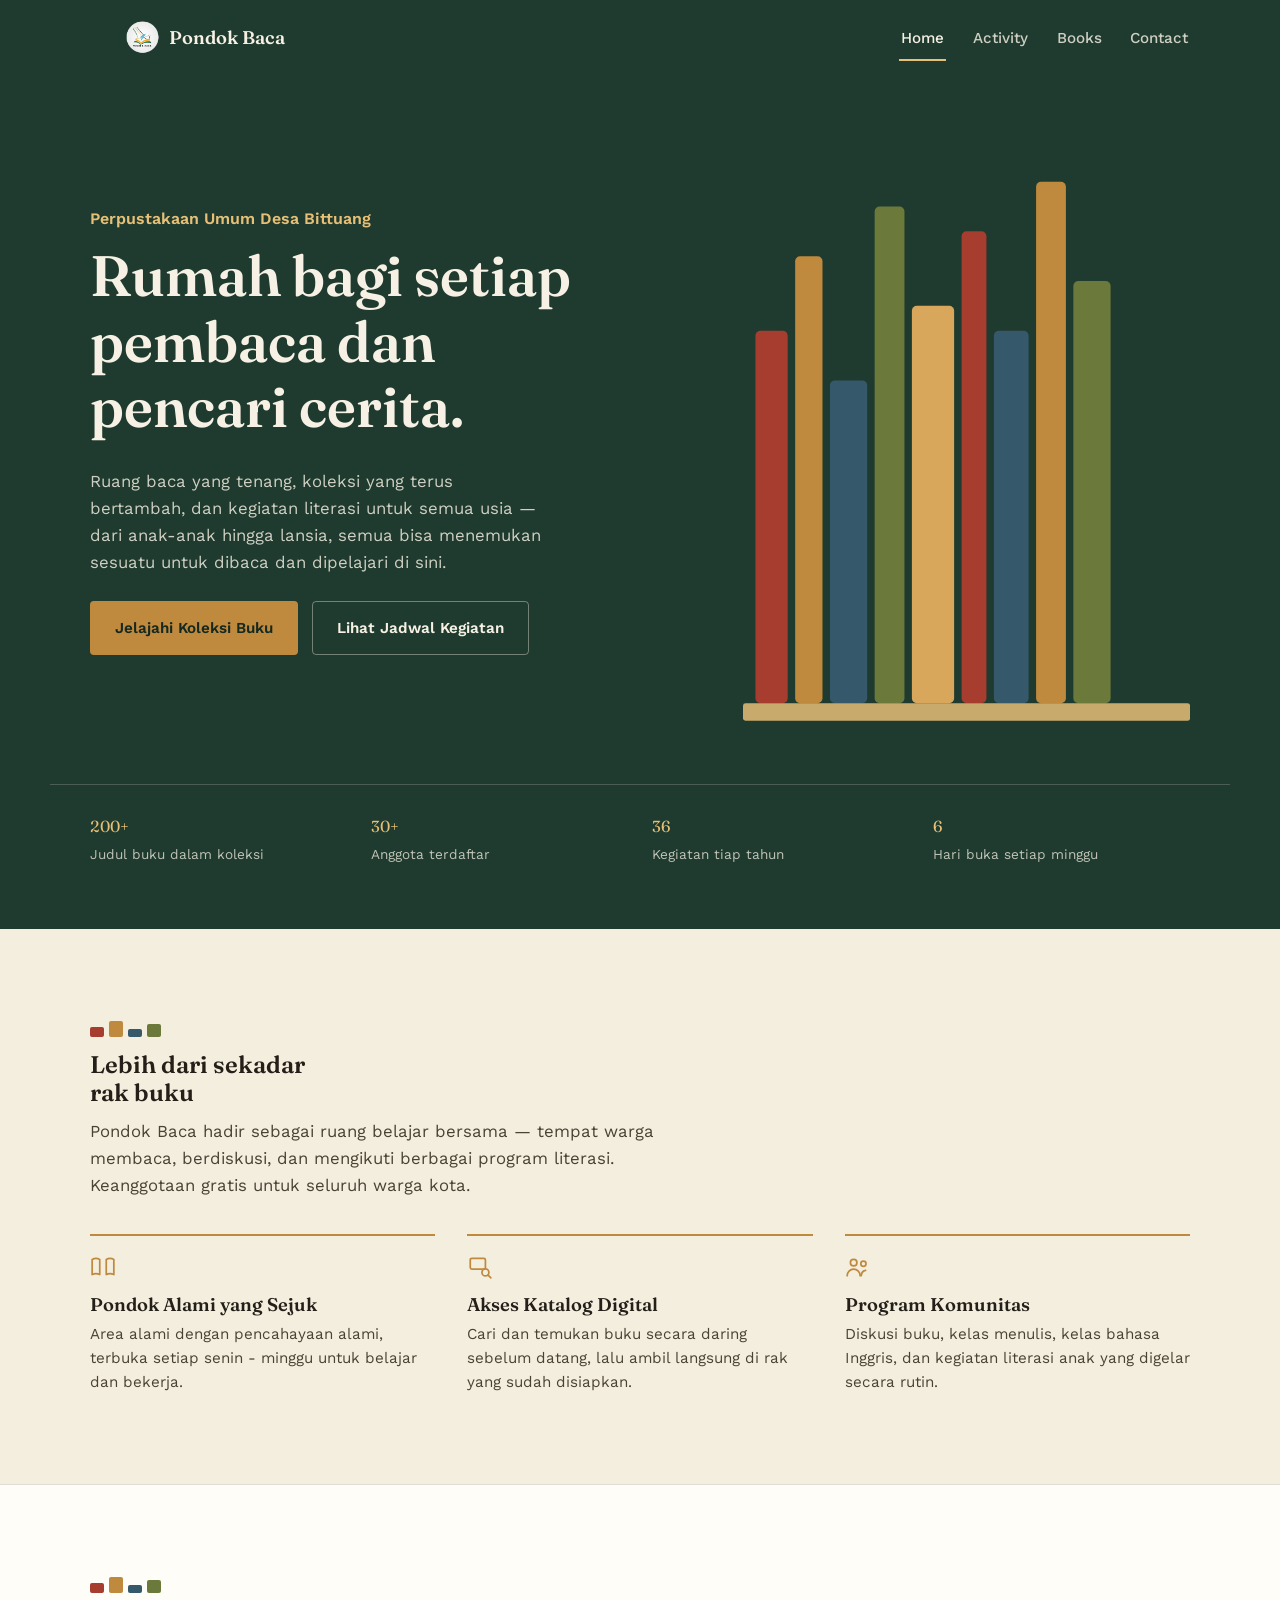
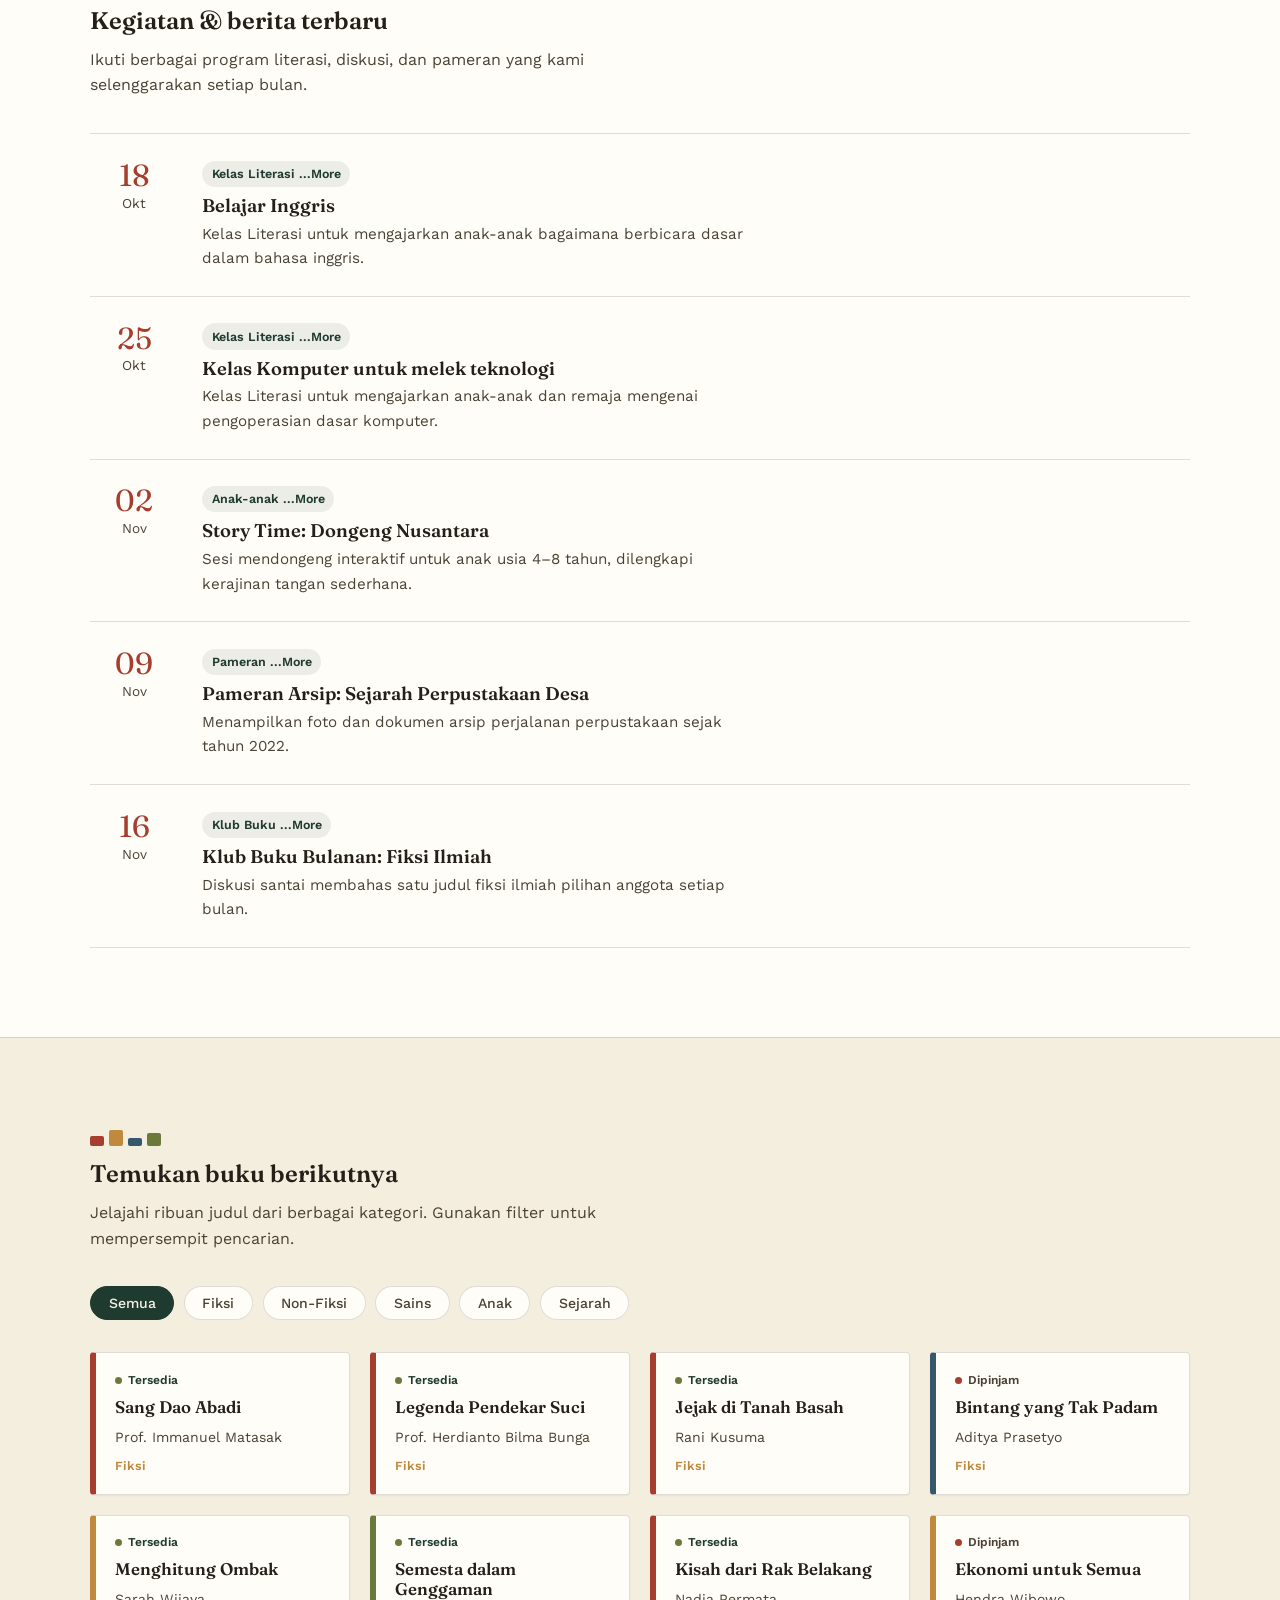
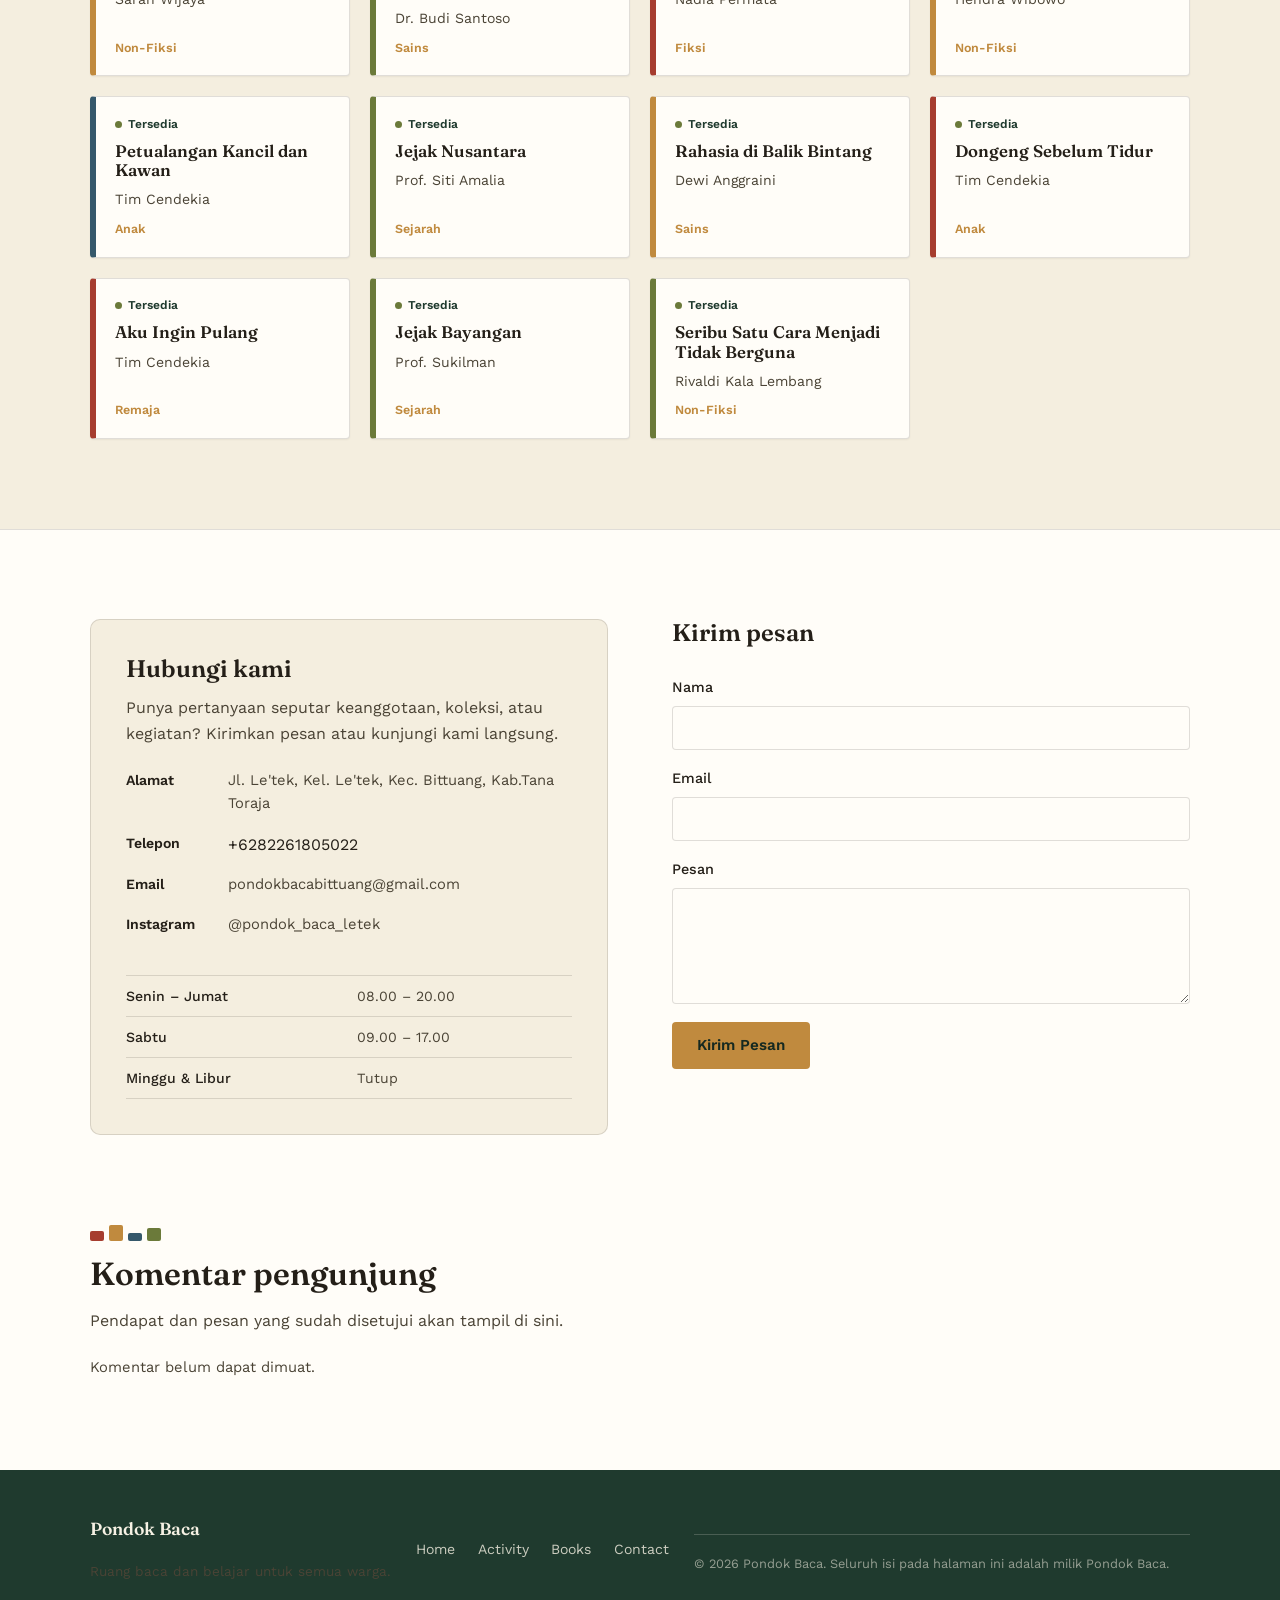
<file: index.html>
<!DOCTYPE html>
<html lang="id">
<head>
<meta charset="UTF-8">
<meta name="viewport" content="width=device-width, initial-scale=1.0">
<title>Pondok Bac</title>
<link rel="icon" href="data:image/svg+xml,%3Csvg xmlns='http://www.w3.org/2000/svg' viewBox='0 0 24 24' fill='%23C08A3E'%3E%3Cpath d='M2 5c2-1 5-1 7 0v14c-2-1-5-1-7 0V5Z'/%3E%3Cpath d='M22 5c-2-1-5-1-7 0v14c2-1 5-1 7 0V5Z'/%3E%3C/svg%3E">
<link rel="preconnect" href="https://fonts.googleapis.com">
<link rel="preconnect" href="https://fonts.gstatic.com" crossorigin>
<link href="https://fonts.googleapis.com/css2?family=Fraunces:opsz,wght@9..144,340;9..144,480;9..144,600&family=Work+Sans:wght@400;500;600;700&display=swap" rel="stylesheet">
<link rel="stylesheet" href="style.css">
</head>
<body>
<a href="#home" class="skip-link">Langsung ke konten utama</a>

<header class="site-header" id="siteHeader">
  <div class="nav-wrap">
    <a href="#home" class="brand">
      <img src="images/logo.png" alt="Logo Pondok Baca" width="70" height="150">
      Pondok Baca
    </a>
    <nav class="nav-links" id="navLinks">
      <a href="#home" class="nav-link active" data-nav>Home</a>
      <a href="#activity" class="nav-link" data-nav>Activity</a>
      <a href="#books" class="nav-link" data-nav>Books</a>
      <a href="#contact" class="nav-link" data-nav>Contact</a>
    </nav>
    <button class="nav-toggle" id="navToggle" aria-label="Buka menu navigasi" aria-expanded="false" aria-controls="navLinks">
      <span></span><span></span><span></span>
    </button>
  </div>
</header>

<main>
  <section id="home" class="hero">
    <div class="hero-inner">
      <div class="hero-copy">
        <p class="hero-kicker">Perpustakaan Umum Desa Bittuang</p>
        <h1>Rumah bagi setiap pembaca dan pencari cerita.</h1>
        <p class="hero-desc">Ruang baca yang tenang, koleksi yang terus bertambah, dan kegiatan literasi untuk semua usia — dari anak-anak hingga lansia, semua bisa menemukan sesuatu untuk dibaca dan dipelajari di sini.</p>
        <div class="hero-actions">
          <a href="#books" class="btn btn-primary">Jelajahi Koleksi Buku</a>
          <a href="#activity" class="btn btn-ghost">Lihat Jadwal Kegiatan</a>
        </div>
      </div>
      <div class="hero-visual">
        <svg viewBox="0 0 360 480" role="img" aria-label="Ilustrasi rak buku berwarna-warni">
          <rect x="10" y="160" width="26" height="300" rx="4" fill="var(--rust)"/>
          <rect x="42" y="100" width="22" height="360" rx="4" fill="var(--brass)"/>
          <rect x="70" y="200" width="30" height="260" rx="4" fill="var(--slate)"/>
          <rect x="106" y="60"  width="24" height="400" rx="4" fill="var(--olive)"/>
          <rect x="136" y="140" width="34" height="320" rx="4" fill="var(--gold-light)"/>
          <rect x="176" y="80"  width="20" height="380" rx="4" fill="var(--rust)"/>
          <rect x="202" y="160" width="28" height="300" rx="4" fill="var(--slate)"/>
          <rect x="236" y="40"  width="24" height="420" rx="4" fill="var(--brass)"/>
          <rect x="266" y="120" width="30" height="340" rx="4" fill="var(--olive)"/>
          <rect x="0" y="460" width="360" height="14" rx="2" fill="var(--brass-light)" opacity=".85"/>
        </svg>
      </div>
    </div>

    <div class="stats-row">
      <div class="stat"><span class="stat-num">200+</span><span class="stat-label">Judul buku dalam koleksi</span></div>
      <div class="stat"><span class="stat-num">30+</span><span class="stat-label">Anggota terdaftar</span></div>
      <div class="stat"><span class="stat-num">36</span><span class="stat-label">Kegiatan tiap tahun</span></div>
      <div class="stat"><span class="stat-num">6</span><span class="stat-label">Hari buka setiap minggu</span></div>
    </div>
  </section>

  <section class="about" aria-label="Tentang perpustakaan">
    <div class="section-inner">
      <div class="mark"><span></span><span></span><span></span><span></span></div>
      <h2>Lebih dari sekadar rak buku</h2>
      <p>Pondok Baca hadir sebagai ruang belajar bersama — tempat warga membaca, berdiskusi, dan mengikuti berbagai program literasi. Keanggotaan gratis untuk seluruh warga kota.</p>
      <div class="feature-grid">
        <div class="feature">
          <svg viewBox="0 0 24 24" fill="none" stroke="currentColor" stroke-width="1.6" stroke-linecap="round" stroke-linejoin="round" aria-hidden="true"><path d="M2 5c2-1 5-1 7 0v14c-2-1-5-1-7 0V5Z"/><path d="M22 5c-2-1-5-1-7 0v14c2-1 5-1 7 0V5Z"/></svg>
          <h3>Pondok Alami yang Sejuk</h3>
          <p>Area alami dengan pencahayaan alami, terbuka setiap senin - minggu untuk belajar dan bekerja.</p>
        </div>
        <div class="feature">
          <svg viewBox="0 0 24 24" fill="none" stroke="currentColor" stroke-width="1.6" stroke-linecap="round" stroke-linejoin="round" aria-hidden="true"><rect x="3" y="4" width="14" height="10" rx="1.5"/><circle cx="17" cy="17" r="3.2"/><path d="M19.3 19.3 22 22"/></svg>
          <h3>Akses Katalog Digital</h3>
          <p>Cari dan temukan buku secara daring sebelum datang, lalu ambil langsung di rak yang sudah disiapkan.</p>
        </div>
        <div class="feature">
          <svg viewBox="0 0 24 24" fill="none" stroke="currentColor" stroke-width="1.6" stroke-linecap="round" stroke-linejoin="round" aria-hidden="true"><circle cx="8" cy="8" r="3"/><path d="M2 20c0-3.3 2.7-6 6-6s6 2.7 6 6"/><circle cx="17" cy="9" r="2.4"/><path d="M15 20c.2-2.6 2-4.6 4-4.9"/></svg>
          <h3>Program Komunitas</h3>
          <p>Diskusi buku, kelas menulis, kelas bahasa Inggris, dan kegiatan literasi anak yang digelar secara rutin.</p>
        </div>
      </div>
    </div>
  </section>

  <section id="activity" class="activity">
    <div class="section-inner">
      <div class="section-head">
        <div class="mark"><span></span><span></span><span></span><span></span></div>
        <h2>Kegiatan &amp; berita terbaru</h2>
        <p>Ikuti berbagai program literasi, diskusi, dan pameran yang kami selenggarakan setiap bulan.</p>
      </div>
      <ul class="event-list">
        <li class="event">
          <div class="event-date"><span class="day">18</span><span class="month">Okt</span></div>
          <div class="event-body">
            <span class="event-tag">Kelas Literasi
            <a href = "berita1.html">  ...More</a>
            </span>
            <h3>Belajar Inggris </h3>
            <p>Kelas Literasi untuk mengajarkan anak-anak bagaimana berbicara dasar dalam bahasa inggris.</p>
          </div>
        </li>
        <li class="event">
          <div class="event-date"><span class="day">25</span><span class="month">Okt</span></div>
          <div class="event-body">
            <span class="event-tag" >Kelas Literasi
              <a href = "berita2.html">  ...More</a>
            </span>
            <h3>Kelas Komputer untuk melek teknologi</h3>
            <p>Kelas Literasi untuk mengajarkan anak-anak dan remaja mengenai pengoperasian dasar komputer.</p>
          </div>
        </li>
        <li class="event">
          <div class="event-date"><span class="day">02</span><span class="month">Nov</span></div>
          <div class="event-body">
            <span class="event-tag">Anak-anak
              <a href = "berita3.html">  ...More</a>
            </span>
            <h3>Story Time: Dongeng Nusantara</h3>
            <p>Sesi mendongeng interaktif untuk anak usia 4–8 tahun, dilengkapi kerajinan tangan sederhana.</p>
          </div>
        </li>
        <li class="event">
          <div class="event-date"><span class="day">09</span><span class="month">Nov</span></div>
          <div class="event-body">
            <span class="event-tag">Pameran
              <a href = "berita4.html">  ...More</a>
            </span>
            <h3>Pameran Arsip: Sejarah Perpustakaan Desa</h3>
            <p>Menampilkan foto dan dokumen arsip perjalanan perpustakaan sejak tahun 2022.</p>
          </div>
        </li>
        <li class="event">
          <div class="event-date"><span class="day">16</span><span class="month">Nov</span></div>
          <div class="event-body">
            <span class="event-tag">Klub Buku
              <a href = "berita5.html">  ...More</a>
            </span>
            <h3>Klub Buku Bulanan: Fiksi Ilmiah</h3>
            <p>Diskusi santai membahas satu judul fiksi ilmiah pilihan anggota setiap bulan.</p>
          </div>
        </li>
      </ul>
    </div>
  </section>

  <section id="books" class="books">
    <div class="section-inner">
      <div class="section-head">
        <div class="mark"><span></span><span></span><span></span><span></span></div>
        <h2>Temukan buku berikutnya</h2>
        <p>Jelajahi ribuan judul dari berbagai kategori. Gunakan filter untuk mempersempit pencarian.</p>
      </div>

      <div class="filter-row" role="tablist" aria-label="Filter kategori buku">
        <button class="filter-chip active" data-filter="all" role="tab" aria-selected="true">Semua</button>
        <button class="filter-chip" data-filter="fiksi" role="tab" aria-selected="false">Fiksi</button>
        <button class="filter-chip" data-filter="non-fiksi" role="tab" aria-selected="false">Non-Fiksi</button>
        <button class="filter-chip" data-filter="sains" role="tab" aria-selected="false">Sains</button>
        <button class="filter-chip" data-filter="anak" role="tab" aria-selected="false">Anak</button>
        <button class="filter-chip" data-filter="sejarah" role="tab" aria-selected="false">Sejarah</button>
      </div>

      <div class="book-grid" id="bookGrid">
        <article class="book-card" data-category="fiksi" style="--spine:var(--rust)">
          <span class="book-status available">Tersedia</span>
          <h3>Sang Dao Abadi</h3>
          <p class="book-author">Prof. Immanuel Matasak</p>
          <p class="book-cat">Fiksi</p>
        </article>
        <article class="book-card" data-category="fiksi" style="--spine:var(--rust)">
          <span class="book-status available">Tersedia</span>
          <h3>Legenda Pendekar Suci</h3>
          <p class="book-author">Prof. Herdianto Bilma Bunga</p>
          <p class="book-cat">Fiksi</p>
        </article>
        <article class="book-card" data-category="fiksi" style="--spine:var(--rust)">
          <span class="book-status available">Tersedia</span>
          <h3>Jejak di Tanah Basah</h3>
          <p class="book-author">Rani Kusuma</p>
          <p class="book-cat">Fiksi</p>
        </article>
        <article class="book-card" data-category="fiksi" style="--spine:var(--slate)">
          <span class="book-status borrowed">Dipinjam</span>
          <h3>Bintang yang Tak Padam</h3>
          <p class="book-author">Aditya Prasetyo</p>
          <p class="book-cat">Fiksi</p>
        </article>
        <article class="book-card" data-category="non-fiksi" style="--spine:var(--brass)">
          <span class="book-status available">Tersedia</span>
          <h3>Menghitung Ombak</h3>
          <p class="book-author">Sarah Wijaya</p>
          <p class="book-cat">Non-Fiksi</p>
        </article>
        <article class="book-card" data-category="sains" style="--spine:var(--olive)">
          <span class="book-status available">Tersedia</span>
          <h3>Semesta dalam Genggaman</h3>
          <p class="book-author">Dr. Budi Santoso</p>
          <p class="book-cat">Sains</p>
        </article>
        <article class="book-card" data-category="fiksi" style="--spine:var(--rust)">
          <span class="book-status available">Tersedia</span>
          <h3>Kisah dari Rak Belakang</h3>
          <p class="book-author">Nadia Permata</p>
          <p class="book-cat">Fiksi</p>
        </article>
        <article class="book-card" data-category="non-fiksi" style="--spine:var(--brass)">
          <span class="book-status borrowed">Dipinjam</span>
          <h3>Ekonomi untuk Semua</h3>
          <p class="book-author">Hendra Wibowo</p>
          <p class="book-cat">Non-Fiksi</p>
        </article>
        <article class="book-card" data-category="anak" style="--spine:var(--slate)">
          <span class="book-status available">Tersedia</span>
          <h3>Petualangan Kancil dan Kawan</h3>
          <p class="book-author">Tim Cendekia</p>
          <p class="book-cat">Anak</p>
        </article>
        <article class="book-card" data-category="sejarah" style="--spine:var(--olive)">
          <span class="book-status available">Tersedia</span>
          <h3>Jejak Nusantara</h3>
          <p class="book-author">Prof. Siti Amalia</p>
          <p class="book-cat">Sejarah</p>
        </article>
        <article class="book-card" data-category="sains" style="--spine:var(--brass)">
          <span class="book-status available">Tersedia</span>
          <h3>Rahasia di Balik Bintang</h3>
          <p class="book-author">Dewi Anggraini</p>
          <p class="book-cat">Sains</p>
        </article>
        <article class="book-card" data-category="anak" style="--spine:var(--rust)">
          <span class="book-status available">Tersedia</span>
          <h3>Dongeng Sebelum Tidur</h3>
          <p class="book-author">Tim Cendekia</p>
          <p class="book-cat">Anak</p>
        </article>
        <article class="book-card" data-category="anak" style="--spine:var(--rust)">
          <span class="book-status available">Tersedia</span>
          <h3>Aku Ingin Pulang</h3>
          <p class="book-author">Tim Cendekia</p>
          <p class="book-cat">Remaja</p>
        </article>
         <article class="book-card" data-category="sejarah" style="--spine:var(--olive)">
          <span class="book-status available">Tersedia</span>
          <h3>Jejak Bayangan</h3>
          <p class="book-author">Prof. Sukilman</p>
          <p class="book-cat">Sejarah</p>
        </article>
         <article class="book-card" data-category="non-fiksi" style="--spine:var(--olive)">
          <span class="book-status available">Tersedia</span>
          <h3>Seribu Satu Cara Menjadi Tidak Berguna</h3>
          <p class="book-author">Rivaldi Kala Lembang</p>
          <p class="book-cat">Non-Fiksi</p>
        </article>
      </div>
    </div>
  </section>

  <section id="contact" class="contact">
    <div class="section-inner contact-grid">
      <div class="contact-info">
        <h2>Hubungi kami</h2>
        <p>Punya pertanyaan seputar keanggotaan, koleksi, atau kegiatan? Kirimkan pesan atau kunjungi kami langsung.</p>
        <dl>
          <div><dt>Alamat</dt><dd>Jl. Le'tek, Kel. Le'tek, Kec. Bittuang, Kab.Tana Toraja</dd></div>
          <div><dt>Telepon</dt><ddS>+6282261805022</dd></div>
          <div><dt>Email</dt><dd>pondokbacabittuang@gmail.com</dd></div>
          <div><dt>Instagram</dt><dd>@pondok_baca_letek</dd></div>
        <table class="hours">
          <tr><th>Senin – Jumat</th><td>08.00 – 20.00</td></tr>
          <tr><th>Sabtu</th><td>09.00 – 17.00</td></tr>
          <tr><th>Minggu &amp; Libur</th><td>Tutup</td></tr>
        </table>
      </div>

      <form class="contact-form" id="contactForm" action="https://formspree.io/f/xppzgwkr" method="POST">
        <h2>Kirim pesan</h2>
        <label>Nama
          <input type="text" name="name" required>
        </label>
        <label>Email
          <input type="email" name="email" required>
        </label>
        <label>Pesan
          <textarea name="message" rows="5" required></textarea>
        </label>
        <button type="submit" class="btn btn-primary">Kirim Pesan</button>
        <p class="form-note" id="formNote" role="status"></p>
      </form>

      <section class="comments-section" aria-labelledby="commentsTitle">
        <div class="section-head">
          <div class="mark"><span></span><span></span><span></span><span></span></div>
          <h2 id="commentsTitle">Komentar pengunjung</h2>
          <p>Pendapat dan pesan yang sudah disetujui akan tampil di sini.</p>
        </div>
        <div class="comments-list" id="commentsList" aria-live="polite">
          <p class="comments-empty">Memuat komentar...</p>
        </div>
      </section>
    </div>
  </section>
</main>

<footer class="site-footer">
  <div class="container footer-inner">
    <div>
      <p class="footer-brand">Pondok Baca</p>
      <p class="footer-tag">Ruang baca dan belajar untuk semua warga.</p>
    </div>
    <nav class="footer-nav">
      <a href="#home">Home</a>
      <a href="#activity">Activity</a>
      <a href="#books">Books</a>
      <a href="#contact">Contact</a>
    </nav>
    <p class="copyright">© 2026 Pondok Baca. Seluruh isi pada halaman ini adalah milik Pondok Baca.</p>
  </div>
</footer>

<script src="script.js"></script>
</body>
</html>
</file>
<file: style.css>
:root{
  --forest:#1F3A2E;
  --forest-deep:#152920;
  --parchment:#F4EEDF;
  --paper:#FFFDF8;
  --ink:#241F18;
  --ink-soft:#4A4335;
  --cream:#F6F1E4;
  --brass:#C08A3E;
  --brass-light:#E7C077;
  --rust:#A63D2F;
  --slate:#35586B;
  --olive:#6B7A3A;
  --gold-light:#D9A75B;
  --line:rgba(36,31,24,.14);
  --line-dark:rgba(246,241,228,.2);
  --shadow-soft:0 1px 2px rgba(36,31,24,.06);
  --radius-s:4px;
  --radius-m:10px;
  --container:1180px;
  --header-h:76px;
}

*,*::before,*::after{ box-sizing:border-box; }
html{ scroll-behavior:smooth; scroll-padding-top:var(--header-h); }
body{
  margin:0;
  background:var(--parchment);
  color:var(--ink);
  font-family:"Work Sans",-apple-system,BlinkMacSystemFont,sans-serif;
  line-height:1.6;
  -webkit-font-smoothing:antialiased;
  overflow-x:hidden;
}
img,svg{ max-width:100%; display:block; }
img{ height:auto; }
a{ color:inherit; text-decoration:none; }
ul{ list-style:none; margin:0; padding:0; }
h1,h2,h3{
  font-family:"Fraunces",Georgia,serif;
  font-weight:600;
  line-height:1.15;
  margin:0 0 .5em;
  color:var(--ink);
}
p{ margin:0 0 1em; color:var(--ink-soft); max-width:62ch; }
button{ font-family:inherit; cursor:pointer; }

:focus-visible{ outline:2px solid var(--brass); outline-offset:3px; }

.skip-link{
  position:absolute; left:1rem; top:-3rem;
  background:var(--forest); color:var(--cream);
  padding:.6rem 1rem; border-radius:var(--radius-s);
  transition:top .2s ease; z-index:200;
}
.skip-link:focus{ top:1rem; }

.container{ max-width:var(--container); margin-inline:auto; padding-inline:clamp(1.25rem,4vw,2.5rem); }
.section-inner{ max-width:var(--container); margin-inline:auto; padding-inline:clamp(1.25rem,4vw,2.5rem); }

.mark{ display:inline-flex; gap:5px; align-items:flex-end; margin-bottom:.9rem; }
.mark span{ display:block; width:14px; border-radius:2px; }
.mark span:nth-child(1){ height:10px; background:var(--rust); }
.mark span:nth-child(2){ height:16px; background:var(--brass); }
.mark span:nth-child(3){ height:8px; background:var(--slate); }
.mark span:nth-child(4){ height:13px; background:var(--olive); }

/* ---------- Header ---------- */
.site-header{
  position:fixed; inset:0 0 auto 0; z-index:100;
  height:var(--header-h);
  display:flex; align-items:center;
  background:transparent;
  transition:background-color .25s ease, box-shadow .25s ease;
}
.site-header.scrolled{
  background:var(--forest);
  box-shadow:0 2px 14px rgba(0,0,0,.15);
}
.nav-wrap{
  width:100%; max-width:var(--container); margin-inline:auto;
  padding-inline:clamp(1.25rem,4vw,2.5rem);
  display:flex; align-items:center; justify-content:space-between;
}
.brand{
  display:flex; align-items:center; gap:.55rem;
  font-family:"Fraunces",serif; font-weight:600; font-size:1.15rem;
  color:var(--cream);
}
.brand img{ width:70px; height:70px; object-fit:contain; flex-shrink:0; transform:translateY(16px) scale(1.5); transform-origin:left bottom; }
.brand svg{ width:24px; height:24px; color:var(--brass-light); flex-shrink:0; }
.nav-links{ display:flex; align-items:center; gap:clamp(1.1rem,2vw,2.2rem); }
.nav-link{
  color:var(--cream); opacity:.82; font-size:.95rem; font-weight:500;
  padding:.4rem .1rem; position:relative;
}
.nav-link::after{
  content:""; position:absolute; left:0; right:0; bottom:-4px; height:2px;
  background:var(--brass-light); transform:scaleX(0); transform-origin:left;
  transition:transform .2s ease;
}
.nav-link:hover{ opacity:1; }
.nav-link.active{ opacity:1; }
.nav-link.active::after{ transform:scaleX(1); }

.nav-toggle{
  display:none; flex-direction:column; justify-content:center; gap:5px;
  width:38px; height:38px; background:none; border:none; padding:0;
}
.nav-toggle span{
  width:100%; height:2px; background:var(--cream); border-radius:2px;
  transition:transform .25s ease, opacity .2s ease;
}
.nav-toggle[aria-expanded="true"] span:nth-child(1){ transform:translateY(7px) rotate(45deg); }
.nav-toggle[aria-expanded="true"] span:nth-child(2){ opacity:0; }
.nav-toggle[aria-expanded="true"] span:nth-child(3){ transform:translateY(-7px) rotate(-45deg); }

/* ---------- Hero ---------- */
.hero{
  background:var(--forest);
  padding-top:calc(var(--header-h) + clamp(2rem,5vw,3.5rem));
  padding-bottom:clamp(2.5rem,5vw,4rem);
}
.hero-inner{
  max-width:var(--container); margin-inline:auto;
  padding-inline:clamp(1.25rem,4vw,2.5rem);
  display:grid; grid-template-columns:1.15fr .85fr; gap:clamp(2rem,5vw,3rem);
  align-items:center;
}
.hero-copy{ animation:rise .7s ease both; }
.hero-visual{ animation:rise .8s ease .1s both; }
@keyframes rise{ from{ opacity:0; transform:translateY(14px);} to{ opacity:1; transform:translateY(0);} }

.hero-kicker{ color:var(--brass-light); font-weight:600; font-size:1rem; margin-bottom:.75rem; }
.hero h1{
  color:var(--cream);
  font-size:clamp(2.1rem,3.2vw + 1rem,3.6rem);
  max-width:14ch;
}
.hero-desc{ color:rgba(246,241,228,.82); font-size:1.05rem; max-width:46ch; }
.hero-actions{ display:flex; flex-wrap:wrap; gap:.9rem; margin-top:1.6rem; }

.btn{
  display:inline-flex; align-items:center; justify-content:center;
  padding:.85rem 1.5rem; border-radius:var(--radius-s);
  font-weight:600; font-size:.95rem; border:1.5px solid transparent;
  transition:transform .15s ease, background-color .2s ease, border-color .2s ease;
}
.btn:hover{ transform:translateY(-1px); }
.btn-primary{ background:var(--brass); color:var(--forest-deep); }
.btn-primary:hover{ background:var(--brass-light); }
.btn-ghost{ border-color:rgba(246,241,228,.4); color:var(--cream); }
.btn-ghost:hover{ border-color:var(--brass-light); color:var(--brass-light); }

.stats-row{
  max-width:var(--container); margin:clamp(2.2rem,5vw,3.5rem) auto 0;
  padding-inline:clamp(1.25rem,4vw,2.5rem);
  display:grid; grid-template-columns:repeat(4,1fr); gap:1.5rem;
  border-top:1px solid var(--line-dark); padding-top:1.8rem;
}
.stat-num{ display:block; font-family:"Fraunces",serif; font-size:clamp(1.5rem,2vw+.8rem,2.1rem); color:var(--brass-light); }
.stat-label{ display:block; font-size:.85rem; color:rgba(246,241,228,.75); margin-top:.25rem; }

/* ---------- About / features (part of Home) ---------- */
.about{ padding-block:clamp(3.5rem,7vw,6rem); background:var(--parchment); }
.about h2{ font-size:clamp(1.6rem,2vw+1rem,2.4rem); max-width:16ch; }
.about > .section-inner > p{ font-size:1.05rem; }
.feature-grid{
  margin-top:2.2rem; display:grid; grid-template-columns:repeat(3,1fr); gap:2rem;
}
.feature{ border-top:2px solid var(--brass); padding-top:1.1rem; }
.feature svg{ width:26px; height:26px; color:var(--brass); margin-bottom:.9rem; }
.feature h3{ font-size:1.15rem; margin-bottom:.4rem; }
.feature p{ font-size:.95rem; margin-bottom:0; }

/* ---------- Activity ---------- */
.activity{ padding-block:clamp(3.5rem,7vw,6rem); background:var(--paper); border-top:1px solid var(--line); }
.section-head{ max-width:60ch; margin-bottom:2.2rem; }
.section-head h2{ font-size:clamp(1.7rem,2vw+1rem,2.5rem); }

.event-list{ border-top:1px solid var(--line); }
.event{
  display:grid; grid-template-columns:88px 1fr; gap:1.5rem;
  padding-block:1.6rem; border-bottom:1px solid var(--line);
}
.event-body{ min-width:0; }
.event-date{ text-align:center; }
.event-date .day{ display:block; font-family:"Fraunces",serif; font-size:1.9rem; color:var(--rust); line-height:1; }
.event-date .month{ display:block; font-size:.85rem; color:var(--ink-soft); margin-top:.15rem; }
.event-tag{
  display:inline-block; font-size:.78rem; font-weight:600; color:var(--forest);
  background:rgba(31,58,46,.08); padding:.2rem .6rem; border-radius:99px; margin-bottom:.5rem;
}
.event h3{ font-size:1.15rem; margin-bottom:.35rem; }
.event p{ font-size:.95rem; margin-bottom:0; }

/* ---------- Books ---------- */
.books{ padding-block:clamp(3.5rem,7vw,6rem); background:var(--parchment); border-top:1px solid var(--line); }
.filter-row{ display:flex; flex-wrap:wrap; gap:.6rem; margin-bottom:2rem; }
.filter-chip{
  padding:.5rem 1.1rem; border-radius:99px; border:1.5px solid var(--line);
  background:var(--paper); font-size:.88rem; font-weight:500; color:var(--ink-soft);
  transition:background-color .15s ease, border-color .15s ease, color .15s ease;
}
.filter-chip:hover{ border-color:var(--brass); }
.filter-chip.active{ background:var(--forest); border-color:var(--forest); color:var(--cream); }

.book-grid{ display:grid; grid-template-columns:repeat(auto-fill,minmax(230px,1fr)); gap:1.25rem; }
.book-card{
  background:var(--paper); border:1px solid var(--line); border-left:6px solid var(--spine,var(--brass));
  border-radius:var(--radius-s); padding:1.1rem 1.2rem; box-shadow:var(--shadow-soft);
  display:flex; flex-direction:column; gap:.5rem;
  min-width:0;
  transition:transform .15s ease, box-shadow .15s ease;
}
.book-card:hover{ transform:translateY(-3px); box-shadow:0 8px 18px rgba(36,31,24,.1); }
.book-status{ font-size:.75rem; font-weight:600; display:inline-flex; align-items:center; gap:.35rem; }
.book-status::before{ content:""; width:7px; height:7px; border-radius:50%; background:var(--olive); }
.book-status.borrowed{ color:var(--ink-soft); }
.book-status.borrowed::before{ background:var(--rust); }
.book-status.available{ color:var(--forest); }
.book-card h3{ font-size:1.05rem; margin-bottom:0; }
.book-author{ font-size:.88rem; color:var(--ink-soft); margin-bottom:0; }
.book-cat{ font-size:.78rem; color:var(--brass); font-weight:600; margin-top:auto; margin-bottom:0; }

/* ---------- Contact ---------- */
.contact{ padding-block:clamp(3.5rem,7vw,6rem); background:var(--paper); border-top:1px solid var(--line); }
.contact-grid{ display:grid; grid-template-columns:1fr 1fr; gap:clamp(2rem,5vw,4rem); align-items:start; }
.contact-info{
  border:1px solid var(--line); border-radius:var(--radius-m);
  padding:clamp(1.5rem,3vw,2.2rem); background:var(--parchment);
}
.contact-info h2{ font-size:clamp(1.5rem,1.6vw+1rem,2rem); }
.contact-info dl{ margin:1.4rem 0 0; display:grid; gap:1rem; }
.contact-info dl div{ display:grid; grid-template-columns:90px 1fr; gap:.75rem; }
.contact-info dt{ font-weight:600; font-size:.88rem; color:var(--ink); }
.contact-info dd{ margin:0; min-width:0; overflow-wrap:anywhere; font-size:.92rem; color:var(--ink-soft); }
.hours{ width:100%; border-collapse:collapse; margin-top:1.4rem; border-top:1px solid var(--line); }
.hours th,.hours td{ text-align:left; font-weight:400; font-size:.88rem; padding:.55rem 0; border-bottom:1px solid var(--line); color:var(--ink-soft); }
.hours th{ font-weight:500; color:var(--ink); }

.contact-form{ display:grid; gap:1.1rem; }
.contact-form h2{ font-size:clamp(1.5rem,1.6vw+1rem,2rem); }
.contact-form label{ display:grid; gap:.4rem; font-size:.9rem; font-weight:500; color:var(--ink); }
.contact-form input,.contact-form textarea{
  font-family:inherit; font-size:.95rem; padding:.75rem .85rem;
  border:1.5px solid var(--line); border-radius:var(--radius-s);
  background:var(--paper); color:var(--ink); resize:vertical;
}
.contact-form input:focus,.contact-form textarea:focus{ border-color:var(--brass); }
.contact-form .btn{ justify-self:start; }
.form-note{ font-size:.88rem; color:var(--forest); min-height:1.2em; margin:0; }
.comments-section{ grid-column:1 / -1; margin-top:1.5rem; }
.comments-section .section-head{ margin-bottom:1.4rem; }
.comments-section h2{ font-size:clamp(1.5rem,1.6vw + 1rem,2rem); }
.comments-list{ display:grid; grid-template-columns:repeat(auto-fit,minmax(230px,1fr)); gap:1rem; }
.comment-card{ background:var(--parchment); border:1px solid var(--line); border-left:4px solid var(--brass); border-radius:var(--radius-s); padding:1rem 1.1rem; }
.comment-card h3{ font-size:1rem; margin-bottom:.35rem; }
.comment-card p{ font-size:.92rem; margin:0; white-space:pre-wrap; }
.comments-empty{ font-size:.92rem; margin:0; }

/* ---------- News article ---------- */
.news-page{ background:var(--paper); }
.news-article{ max-width:860px; margin:0 auto; padding:calc(var(--header-h) + 4rem) clamp(1.25rem,4vw,2.5rem) 5rem; }
.news-header{ max-width:720px; margin-bottom:2.2rem; }
.back-link{ display:inline-block; color:var(--forest); font-size:.9rem; font-weight:600; margin-bottom:2.2rem; }
.back-link:hover{ color:var(--rust); }
.news-header .hero-kicker{ margin-bottom:.8rem; }
.news-header h1{ font-size:clamp(2.1rem,4vw,4rem); max-width:15ch; }
.news-meta{ color:var(--ink-soft); font-size:.9rem; margin:0; }
.news-cover{ margin:0 0 2.8rem; }
.news-cover img{ width:100%; aspect-ratio:16 / 9; object-fit:cover; border-radius:var(--radius-m); background:var(--parchment); }
.news-cover figcaption{ color:var(--ink-soft); font-size:.82rem; margin-top:.65rem; }
.news-body{ max-width:700px; min-width:0; margin-inline:auto; }
.news-body p{ font-size:1.05rem; line-height:1.8; }
.news-body .news-lead{ font-family:"Fraunces",Georgia,serif; font-size:1.35rem; line-height:1.5; color:var(--ink); }
.news-body h2{ font-size:1.7rem; margin-top:2.4rem; }
.news-body blockquote{ border-left:4px solid var(--brass); margin:2rem 0; padding:.4rem 1.2rem; color:var(--forest); font-family:"Fraunces",Georgia,serif; font-size:1.35rem; line-height:1.5; }
.news-gallery{ display:grid; grid-template-columns:repeat(2,1fr); gap:1rem; margin-top:2.4rem; }
.news-gallery figure{ margin:0; }
.news-gallery img{ width:100%; aspect-ratio:4 / 3; object-fit:cover; border-radius:var(--radius-s); background:var(--parchment); }

/* ---------- Footer ---------- */
.site-footer{ background:var(--forest); color:rgba(246,241,228,.8); padding-block:2.6rem; }
.footer-inner{ display:flex; flex-wrap:wrap; justify-content:space-between; align-items:center; gap:1rem; }
.footer-brand{ font-family:"Fraunces",serif; color:var(--cream); font-weight:600; font-size:1.1rem; }
.footer-tag{ font-size:.85rem; margin:.2rem 0 0; }
.footer-nav{ display:flex; gap:1.4rem; font-size:.88rem; }
.footer-nav a:hover{ color:var(--brass-light); }
.copyright{ width:100%; font-size:.8rem; margin-top:1.4rem; border-top:1px solid var(--line-dark); padding-top:1.2rem; color:rgba(246,241,228,.55); }

/* ---------- Responsive ---------- */
@media (max-width:900px){
  .hero-inner{ grid-template-columns:1fr; }
  .hero-visual{ order:-1; max-width:280px; margin-inline:auto; }
  .feature-grid{ grid-template-columns:1fr 1fr; }
  .contact-grid{ grid-template-columns:1fr; }
}
@media (max-width:760px){
  .nav-links{
    position:fixed; inset:var(--header-h) 0 auto auto; width:min(72vw,300px);
    background:var(--forest-deep); flex-direction:column; align-items:flex-start;
    padding:1.5rem; gap:1.1rem; transform:translateX(105%);
    transition:transform .25s ease; box-shadow:-8px 0 24px rgba(0,0,0,.25);
    height:calc(100vh - var(--header-h));
  }
  .nav-links.open{ transform:translateX(0); }
  .nav-toggle{ display:flex; }
  .stats-row{ grid-template-columns:1fr 1fr; }
  .feature-grid{ grid-template-columns:1fr; }
  .event{ grid-template-columns:56px 1fr; gap:1rem; }
  .event-date .day{ font-size:1.5rem; }
}
@media (max-width:480px){
  .hero-actions{ flex-direction:column; align-items:stretch; }
  .stats-row{ grid-template-columns:1fr 1fr; gap:1.1rem; }
}

@media (prefers-reduced-motion:reduce){
  html{ scroll-behavior:auto; }
  *{ animation:none !important; transition:none !important; }
}
</file>
